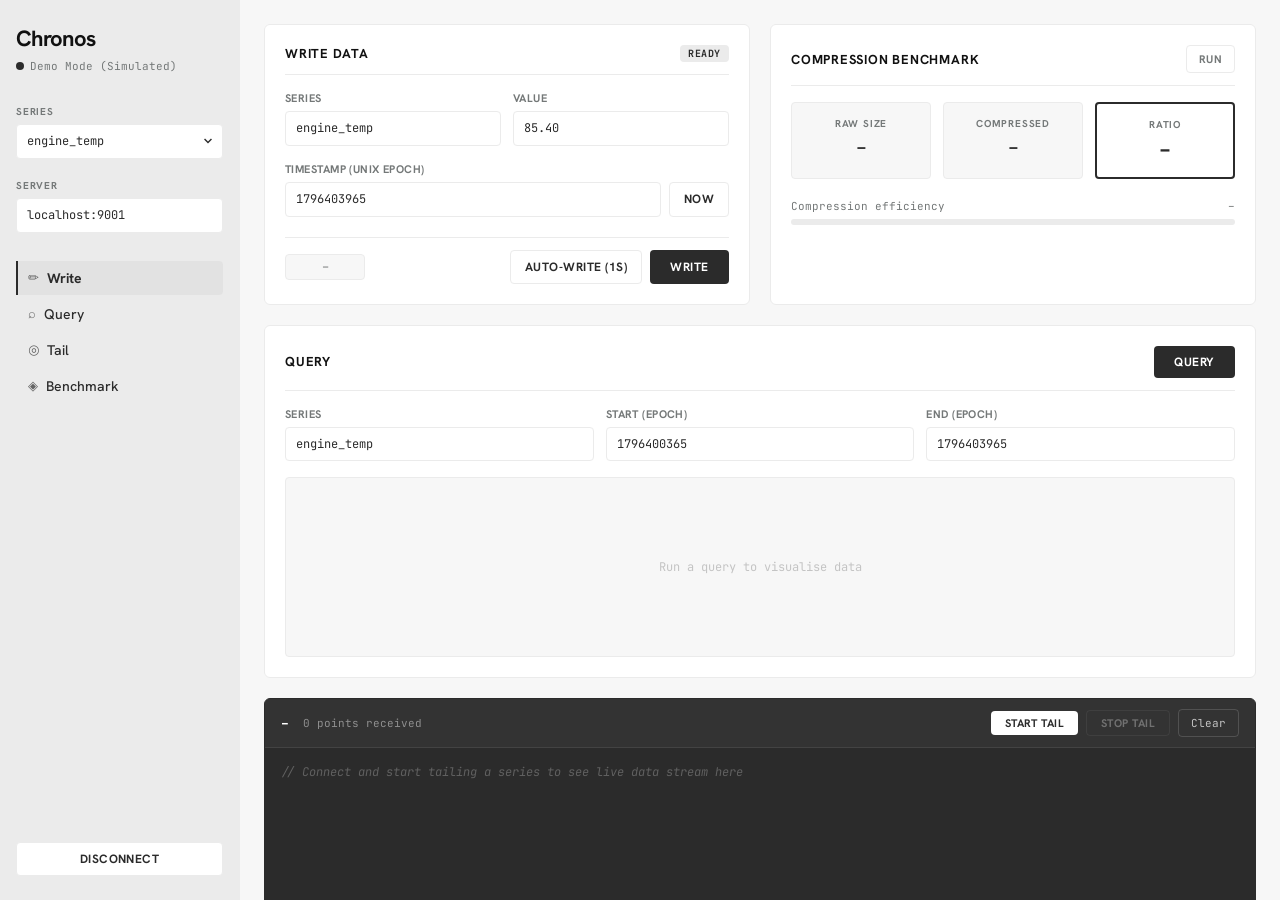
<file: index.html>
<!DOCTYPE html>
<html lang="en">
<head>
  <meta charset="utf-8"/>
  <meta name="viewport" content="width=device-width, initial-scale=1.0"/>
  <meta name="description" content="Chronos Operator Dashboard — Zero-dependency time-series database interface for writing, querying, and tailing real-time data."/>
  <title>Chronos — Operator Dashboard</title>
  <link href="https://fonts.googleapis.com/css2?family=Hanken+Grotesk:wght@400;500;600;700&family=JetBrains+Mono:wght@400;500;700&display=swap" rel="stylesheet"/>
  <link rel="stylesheet" href="style.css"/>
</head>
<body>

<!-- ═══════════════════════════════════════════
     SIDEBAR
════════════════════════════════════════════ -->
<aside class="sidebar" id="sidebar">
  <div class="sidebar-header">
    <h1 class="logo">Chronos</h1>
    <div class="connection-status" id="connectionStatus">
      <span class="status-dot" id="statusDot"></span>
      <span class="status-label" id="statusLabel">Disconnected</span>
    </div>
  </div>

  <div class="sidebar-section">
    <label class="sidebar-label">SERIES</label>
    <div class="select-wrapper">
      <select id="globalSeriesSelect" class="input-base mono">
        <option value="engine_temp">engine_temp</option>
        <option value="cpu_usage">cpu_usage</option>
        <option value="mem_alloc">mem_alloc</option>
      </select>
      <svg class="select-arrow" viewBox="0 0 20 20"><path d="M9.293 12.95l.707.707L15.657 8l-1.414-1.414L10 10.828 5.757 6.586 4.343 8z"/></svg>
    </div>
  </div>

  <div class="sidebar-section">
    <label class="sidebar-label">SERVER</label>
    <input id="serverHost" class="input-base mono" type="text" value="localhost:9001" placeholder="host:port"/>
  </div>

  <nav class="sidebar-nav">
    <a href="#write" class="nav-link active" data-section="write">
      <span class="nav-icon">&#x270F;</span> Write
    </a>
    <a href="#query" class="nav-link" data-section="query">
      <span class="nav-icon">&#x2315;</span> Query
    </a>
    <a href="#tail" class="nav-link" data-section="tail">
      <span class="nav-icon">&#x25CE;</span> Tail
    </a>
    <a href="#benchmark" class="nav-link" data-section="benchmark">
      <span class="nav-icon">&#x25C8;</span> Benchmark
    </a>
  </nav>

  <div class="sidebar-footer">
    <button class="btn-secondary w-full" id="connectBtn">Connect</button>
  </div>
</aside>

<!-- Mobile top bar -->
<header class="mobile-header">
  <h1 class="logo-sm">Chronos</h1>
  <button class="hamburger" id="hamburger" aria-label="Open menu">
    <span></span><span></span><span></span>
  </button>
</header>

<!-- ═══════════════════════════════════════════
     MAIN CONTENT
════════════════════════════════════════════ -->
<main class="main-content">

  <!-- ─── WRITE PANEL ─── -->
  <section class="card" id="write">
    <div class="card-header">
      <h2 class="section-title">Write Data</h2>
      <span class="badge" id="writeStatusBadge">READY</span>
    </div>

    <div class="form-grid">
      <div class="form-group">
        <label class="form-label">Series</label>
        <input id="writeSeries" class="input-base mono" type="text" value="engine_temp" placeholder="series_name"/>
      </div>
      <div class="form-group">
        <label class="form-label">Value</label>
        <input id="writeValue" class="input-base mono" type="number" step="any" value="85.4" placeholder="85.40"/>
      </div>
    </div>

    <div class="form-group">
      <label class="form-label">Timestamp (Unix Epoch)</label>
      <div class="input-row">
        <input id="writeTimestamp" class="input-base mono flex-1" type="text" placeholder="1735000000"/>
        <button class="btn-secondary" id="nowBtn">Now</button>
      </div>
    </div>

    <div class="card-footer">
      <div class="response-tag" id="writeResponse">&#x2013;</div>
      <div style="display:flex;gap:8px;">
        <button class="btn-secondary" id="autoStreamBtn">Auto-Write (1s)</button>
        <button class="btn-primary" id="writeBtn">Write</button>
      </div>
    </div>
  </section>

  <!-- ─── BENCHMARK PANEL ─── -->
  <section class="card" id="benchmark">
    <div class="card-header">
      <h2 class="section-title">Compression Benchmark</h2>
      <button class="btn-ghost" id="runBenchmarkBtn">Run</button>
    </div>
    <div class="benchmark-grid">
      <div class="stat-card">
        <span class="stat-label">Raw Size</span>
        <span class="stat-value mono" id="rawSize">&#x2013;</span>
      </div>
      <div class="stat-card">
        <span class="stat-label">Compressed</span>
        <span class="stat-value mono" id="compSize">&#x2013;</span>
      </div>
      <div class="stat-card highlight">
        <span class="stat-label">Ratio</span>
        <span class="stat-value mono bold" id="compRatio">&#x2013;</span>
      </div>
    </div>
    <div class="benchmark-bar-container">
      <div class="benchmark-bar-label">
        <span class="mono text-sm">Compression efficiency</span>
        <span class="mono text-sm" id="efficiencyLabel">&#x2013;</span>
      </div>
      <div class="progress-track">
        <div class="progress-fill" id="efficiencyBar" style="width: 0%"></div>
      </div>
    </div>
  </section>

  <!-- ─── QUERY PANEL ─── -->
  <section class="card full-width" id="query">
    <div class="card-header">
      <div class="header-left">
        <h2 class="section-title">Query</h2>
        <span class="badge" id="queryTierBadge" style="display:none">&#x2013;</span>
      </div>
      <button class="btn-primary" id="queryBtn">Query</button>
    </div>

    <div class="query-form">
      <div class="form-group">
        <label class="form-label">Series</label>
        <input id="querySeries" class="input-base mono" type="text" value="engine_temp"/>
      </div>
      <div class="form-group">
        <label class="form-label">Start (Epoch)</label>
        <input id="queryStart" class="input-base mono" type="text" placeholder="1735000000"/>
      </div>
      <div class="form-group">
        <label class="form-label">End (Epoch)</label>
        <input id="queryEnd" class="input-base mono" type="text" placeholder="1735086400"/>
      </div>
    </div>

    <!-- Chart -->
    <div class="chart-container" id="chartContainer">
      <div class="chart-empty" id="chartEmpty">Run a query to visualise data</div>
      <canvas id="queryChart" style="display:none"></canvas>
    </div>

    <!-- Results table -->
    <div class="table-scroll" id="queryTableWrap" style="display:none">
      <table class="data-table" id="queryTable">
        <thead id="queryTableHead"></thead>
        <tbody id="queryTableBody"></tbody>
      </table>
    </div>
    <div class="empty-state" id="queryEmpty" style="display:none">No data returned.</div>
  </section>

  <!-- ─── TAIL PANEL ─── -->
  <section class="card terminal-card full-width" id="tail">
    <div class="terminal-header">
      <div class="terminal-meta">
        <span class="terminal-series mono" id="tailSeriesLabel">&#x2013;</span>
        <span class="terminal-count mono" id="tailCount">0 points received</span>
      </div>
      <div class="terminal-actions">
        <button class="btn-terminal" id="tailStartBtn">Start Tail</button>
        <button class="btn-terminal-stop" id="tailStopBtn" disabled>Stop Tail</button>
        <button class="btn-ghost-light" id="tailClearBtn">Clear</button>
      </div>
    </div>
    <div class="terminal-body" id="tailOutput">
      <div class="terminal-placeholder">// Connect and start tailing a series to see live data stream here</div>
    </div>
  </section>

  <!-- ─── ERROR / LOG AREA ─── -->
  <div class="error-log" id="errorLog" style="display:none">
    <span class="error-prefix">ERR</span>
    <span id="errorMessage"></span>
    <button class="error-close" id="errorClose">&#x2715;</button>
  </div>

</main>

<script src="app.js"></script>
</body>
</html>
</file>
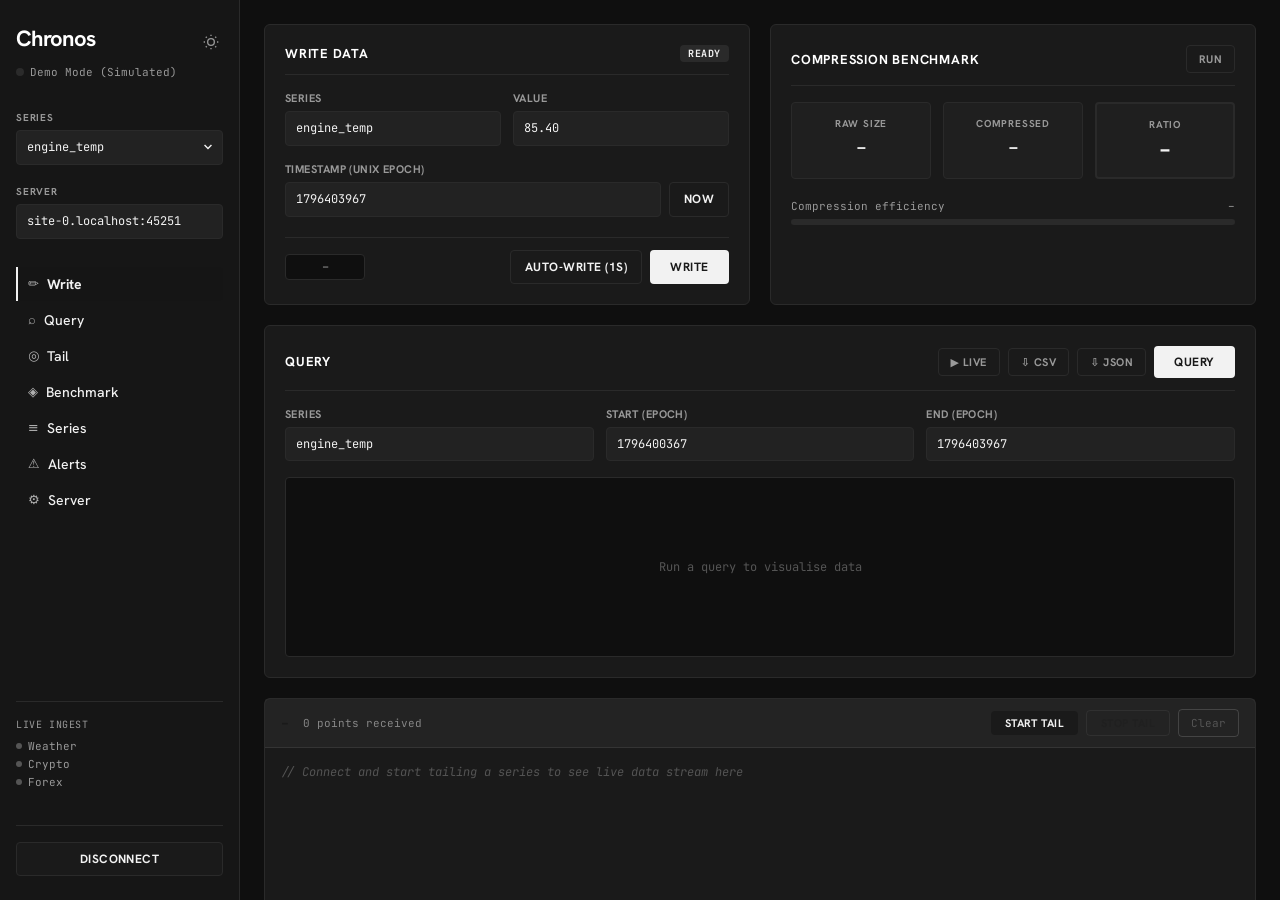
<file: ui/index.html>
<!DOCTYPE html>
<html lang="en" data-theme="dark">
<head>
  <meta charset="utf-8"/>
  <meta name="viewport" content="width=device-width, initial-scale=1.0"/>
  <meta name="description" content="Chronos Operator Dashboard — Zero-dependency time-series database with real-time ingestion, WebSocket streaming, and REST API."/>
  <title>Chronos — Operator Dashboard</title>
  <link href="https://fonts.googleapis.com/css2?family=Hanken+Grotesk:wght@400;500;600;700&family=JetBrains+Mono:wght@400;500;700&display=swap" rel="stylesheet"/>
  <link rel="stylesheet" href="style.css"/>
</head>
<body>

<!-- ═══════════════════════════════════════════
     SIDEBAR
════════════════════════════════════════════ -->
<aside class="sidebar" id="sidebar">
  <div class="sidebar-header">
    <div class="logo-row">
      <h1 class="logo">Chronos</h1>
      <button class="theme-toggle" id="themeToggle" aria-label="Toggle dark/light mode" title="Toggle theme">
        <svg id="themeIcon" viewBox="0 0 24 24" fill="none" stroke="currentColor" stroke-width="2">
          <circle cx="12" cy="12" r="5"/>
          <line x1="12" y1="1" x2="12" y2="3"/>
          <line x1="12" y1="21" x2="12" y2="23"/>
          <line x1="4.22" y1="4.22" x2="5.64" y2="5.64"/>
          <line x1="18.36" y1="18.36" x2="19.78" y2="19.78"/>
          <line x1="1" y1="12" x2="3" y2="12"/>
          <line x1="21" y1="12" x2="23" y2="12"/>
          <line x1="4.22" y1="19.78" x2="5.64" y2="18.36"/>
          <line x1="18.36" y1="5.64" x2="19.78" y2="4.22"/>
        </svg>
      </button>
    </div>
    <div class="connection-status" id="connectionStatus">
      <span class="status-dot" id="statusDot"></span>
      <span class="status-label" id="statusLabel">Disconnected</span>
    </div>
  </div>

  <div class="sidebar-section">
    <label class="sidebar-label">SERIES</label>
    <div class="select-wrapper">
      <select id="globalSeriesSelect" class="input-base mono">
        <option value="engine_temp">engine_temp</option>
        <option value="cpu_usage">cpu_usage</option>
        <option value="mem_alloc">mem_alloc</option>
      </select>
      <svg class="select-arrow" viewBox="0 0 20 20"><path d="M9.293 12.95l.707.707L15.657 8l-1.414-1.414L10 10.828 5.757 6.586 4.343 8z"/></svg>
    </div>
  </div>

  <div class="sidebar-section">
    <label class="sidebar-label">SERVER</label>
    <input id="serverHost" class="input-base mono" type="text" value="localhost:9001" placeholder="host:port"/>
  </div>

  <nav class="sidebar-nav">
    <a href="#write" class="nav-link active" data-section="write">
      <span class="nav-icon">&#x270F;</span> Write
    </a>
    <a href="#query" class="nav-link" data-section="query">
      <span class="nav-icon">&#x2315;</span> Query
    </a>
    <a href="#tail" class="nav-link" data-section="tail">
      <span class="nav-icon">&#x25CE;</span> Tail
    </a>
    <a href="#benchmark" class="nav-link" data-section="benchmark">
      <span class="nav-icon">&#x25C8;</span> Benchmark
    </a>
    <a href="#series-browser" class="nav-link" data-section="series-browser">
      <span class="nav-icon">&#x2261;</span> Series
    </a>
    <a href="#alerts" class="nav-link" data-section="alerts">
      <span class="nav-icon">&#x26A0;</span> Alerts
    </a>
    <a href="#server-info" class="nav-link" data-section="server-info">
      <span class="nav-icon">&#x2699;</span> Server
    </a>
  </nav>

  <div class="ingest-status" id="ingestStatus">
    <div class="ingest-title">LIVE INGEST</div>
    <div class="ingest-feeds" id="ingestFeeds">
      <div class="ingest-feed" id="feed-weather"><span class="feed-dot"></span>Weather</div>
      <div class="ingest-feed" id="feed-crypto"><span class="feed-dot"></span>Crypto</div>
      <div class="ingest-feed" id="feed-forex"><span class="feed-dot"></span>Forex</div>
    </div>
  </div>

  <div class="sidebar-footer">
    <button class="btn-secondary w-full" id="connectBtn">Connect</button>
  </div>
</aside>

<!-- Mobile top bar -->
<header class="mobile-header">
  <h1 class="logo-sm">Chronos</h1>
  <button class="hamburger" id="hamburger" aria-label="Open menu">
    <span></span><span></span><span></span>
  </button>
</header>

<!-- ═══════════════════════════════════════════
     MAIN CONTENT
════════════════════════════════════════════ -->
<main class="main-content">

  <!-- ─── ACTIVE ALERT BANNER ─── -->
  <div class="alert-banner" id="alertBanner" style="display:none">
    <div class="alert-banner-left">
      <span class="alert-pulse-icon">&#x26A0;</span>
      <div>
        <strong id="alertBannerTitle">Threshold Breach Detected</strong>
        <div class="alert-banner-desc mono text-sm" id="alertBannerDesc">btc_usd breached threshold: 80500 > 80000</div>
      </div>
    </div>
    <div class="alert-banner-right">
      <button class="btn-ghost-light" id="alertSoundToggle" title="Toggle Sound Chime">&#x1F50A; Sound On</button>
      <button class="btn-ghost-light" id="alertBannerDismiss">Dismiss</button>
    </div>
  </div>

  <!-- ─── WRITE PANEL ─── -->
  <section class="card" id="write">
    <div class="card-header">
      <h2 class="section-title">Write Data</h2>
      <span class="badge" id="writeStatusBadge">READY</span>
    </div>

    <div class="form-grid">
      <div class="form-group">
        <label class="form-label">Series</label>
        <input id="writeSeries" class="input-base mono" type="text" value="engine_temp" placeholder="series_name"/>
      </div>
      <div class="form-group">
        <label class="form-label">Value</label>
        <input id="writeValue" class="input-base mono" type="number" step="any" value="85.4" placeholder="85.40"/>
      </div>
    </div>

    <div class="form-group">
      <label class="form-label">Timestamp (Unix Epoch)</label>
      <div class="input-row">
        <input id="writeTimestamp" class="input-base mono flex-1" type="text" placeholder="1735000000"/>
        <button class="btn-secondary" id="nowBtn">Now</button>
      </div>
    </div>

    <div class="card-footer">
      <div class="response-tag" id="writeResponse">&#x2013;</div>
      <div style="display:flex;gap:8px;">
        <button class="btn-secondary" id="autoStreamBtn">Auto-Write (1s)</button>
        <button class="btn-primary" id="writeBtn">Write</button>
      </div>
    </div>
  </section>

  <!-- ─── BENCHMARK PANEL ─── -->
  <section class="card" id="benchmark">
    <div class="card-header">
      <h2 class="section-title">Compression Benchmark</h2>
      <button class="btn-ghost" id="runBenchmarkBtn">Run</button>
    </div>
    <div class="benchmark-grid">
      <div class="stat-card">
        <span class="stat-label">Raw Size</span>
        <span class="stat-value mono" id="rawSize">&#x2013;</span>
      </div>
      <div class="stat-card">
        <span class="stat-label">Compressed</span>
        <span class="stat-value mono" id="compSize">&#x2013;</span>
      </div>
      <div class="stat-card highlight">
        <span class="stat-label">Ratio</span>
        <span class="stat-value mono bold" id="compRatio">&#x2013;</span>
      </div>
    </div>
    <div class="benchmark-bar-container">
      <div class="benchmark-bar-label">
        <span class="mono text-sm">Compression efficiency</span>
        <span class="mono text-sm" id="efficiencyLabel">&#x2013;</span>
      </div>
      <div class="progress-track">
        <div class="progress-fill" id="efficiencyBar" style="width: 0%"></div>
      </div>
    </div>
  </section>

  <!-- ─── QUERY PANEL ─── -->
  <section class="card full-width" id="query">
    <div class="card-header">
      <div class="header-left">
        <h2 class="section-title">Query</h2>
        <span class="badge" id="queryTierBadge" style="display:none">&#x2013;</span>
      </div>
      <div style="display:flex;gap:8px;align-items:center;">
        <button class="btn-ghost" id="liveRefreshBtn" title="Live chart refresh every 5s">&#x25B6; Live</button>
        <button class="btn-ghost" id="exportCsvBtn" title="Export as CSV">&#x21E9; CSV</button>
        <button class="btn-ghost" id="exportJsonBtn" title="Export as JSON">&#x21E9; JSON</button>
        <button class="btn-primary" id="queryBtn">Query</button>
      </div>
    </div>

    <div class="query-form">
      <div class="form-group">
        <label class="form-label">Series</label>
        <input id="querySeries" class="input-base mono" type="text" value="engine_temp"/>
      </div>
      <div class="form-group">
        <label class="form-label">Start (Epoch)</label>
        <input id="queryStart" class="input-base mono" type="text" placeholder="1735000000"/>
      </div>
      <div class="form-group">
        <label class="form-label">End (Epoch)</label>
        <input id="queryEnd" class="input-base mono" type="text" placeholder="1735086400"/>
      </div>
    </div>

    <!-- Live refresh indicator -->
    <div class="live-badge" id="liveRefreshBadge" style="display:none">
      <span class="pulse-dot"></span> Live — refreshing every 5s
    </div>

    <!-- Chart -->
    <div class="chart-container" id="chartContainer">
      <div class="chart-empty" id="chartEmpty">Run a query to visualise data</div>
      <canvas id="queryChart" style="display:none"></canvas>
    </div>

    <!-- Results table -->
    <div class="table-scroll" id="queryTableWrap" style="display:none">
      <table class="data-table" id="queryTable">
        <thead id="queryTableHead"></thead>
        <tbody id="queryTableBody"></tbody>
      </table>
    </div>
    <div class="empty-state" id="queryEmpty" style="display:none">No data returned.</div>
  </section>

  <!-- ─── TAIL PANEL ─── -->
  <section class="card terminal-card full-width" id="tail">
    <div class="terminal-header">
      <div class="terminal-meta">
        <span class="terminal-series mono" id="tailSeriesLabel">&#x2013;</span>
        <span class="terminal-count mono" id="tailCount">0 points received</span>
      </div>
      <div class="terminal-actions">
        <button class="btn-terminal" id="tailStartBtn">Start Tail</button>
        <button class="btn-terminal-stop" id="tailStopBtn" disabled>Stop Tail</button>
        <button class="btn-ghost-light" id="tailClearBtn">Clear</button>
      </div>
    </div>
    <div class="terminal-body" id="tailOutput">
      <div class="terminal-placeholder">// Connect and start tailing a series to see live data stream here</div>
    </div>
  </section>

  <!-- ─── SERIES BROWSER PANEL ─── -->
  <section class="card full-width" id="series-browser">
    <div class="card-header">
      <h2 class="section-title">Series Browser</h2>
      <button class="btn-ghost" id="refreshSeriesBtn">&#x21BB; Refresh</button>
    </div>
    <div id="seriesBrowserLoading" class="empty-state">Connect to server to load series...</div>
    <div id="seriesBrowserGrid" class="series-grid" style="display:none"></div>
  </section>

  <!-- ─── ALERTS PANEL ─── -->
  <section class="card full-width" id="alerts">
    <div class="card-header">
      <div class="header-left">
        <h2 class="section-title">Threshold Alerts</h2>
        <span class="badge" id="alertsActiveBadge">0 RULES</span>
      </div>
      <div style="display:flex;gap:8px;align-items:center;">
        <button class="btn-ghost" id="alertNotifyPermBtn" title="Enable browser push notifications">&#x1F514; Enable Notifications</button>
        <button class="btn-ghost" id="alertTestBtn" title="Send a test alert">&#x25B6; Test Alert</button>
        <button class="btn-ghost" id="refreshAlertsBtn">&#x21BB; Refresh</button>
      </div>
    </div>

    <!-- Alert Rule Creator -->
    <div class="alert-creator">
      <h3 class="subsection-title">Create Alert Rule</h3>
      <div class="alert-form-grid">
        <div class="form-group">
          <label class="form-label">Series</label>
          <input id="alertRuleSeries" class="input-base mono" type="text" placeholder="e.g. btc_usd, cpu_usage"/>
        </div>
        <div class="form-group">
          <label class="form-label">Condition</label>
          <div class="select-wrapper">
            <select id="alertRuleOp" class="input-base mono">
              <option value=">">&gt; Greater than</option>
              <option value="<">&lt; Less than</option>
              <option value=">=">&gt;= Greater or equal</option>
              <option value="<=">&lt;= Less or equal</option>
              <option value="==">== Equal to</option>
            </select>
          </div>
        </div>
        <div class="form-group">
          <label class="form-label">Threshold Value</label>
          <input id="alertRuleThreshold" class="input-base mono" type="number" step="any" placeholder="80000"/>
        </div>
        <div class="form-group alert-btn-group">
          <label class="form-label">&nbsp;</label>
          <button class="btn-primary w-full" id="addAlertRuleBtn">+ Add Rule</button>
        </div>
      </div>
    </div>

    <!-- Active Rules & Triggers Subgrid -->
    <div class="alert-subgrid">
      <div class="alert-subcol">
        <h3 class="subsection-title">Active Alert Rules</h3>
        <div class="table-scroll" id="alertRulesTableWrap">
          <table class="data-table">
            <thead>
              <tr>
                <th>ID</th>
                <th>Series</th>
                <th>Condition</th>
                <th class="num">Threshold</th>
                <th class="num">Action</th>
              </tr>
            </thead>
            <tbody id="alertRulesTableBody">
              <tr><td colspan="5" class="empty-cell">Loading rules...</td></tr>
            </tbody>
          </table>
        </div>
      </div>

      <div class="alert-subcol">
        <h3 class="subsection-title">Recent Trigger Events</h3>
        <div class="table-scroll" id="alertTriggersTableWrap">
          <table class="data-table">
            <thead>
              <tr>
                <th>Time</th>
                <th>Series</th>
                <th class="num">Breached Value</th>
                <th>Condition</th>
              </tr>
            </thead>
            <tbody id="alertTriggersTableBody">
              <tr><td colspan="4" class="empty-cell">No alert events recorded yet.</td></tr>
            </tbody>
          </table>
        </div>
      </div>
    </div>
  </section>

  <!-- ─── SERVER INFO PANEL ─── -->
  <section class="card full-width" id="server-info">
    <div class="card-header">
      <h2 class="section-title">Server Info</h2>
      <button class="btn-ghost" id="refreshStatsBtn">&#x21BB; Refresh</button>
    </div>
    <div class="server-stats-grid">
      <div class="stat-card">
        <span class="stat-label">Series Count</span>
        <span class="stat-value mono" id="statSeriesCount">&#x2013;</span>
      </div>
      <div class="stat-card">
        <span class="stat-label">Total Disk</span>
        <span class="stat-value mono" id="statDiskBytes">&#x2013;</span>
      </div>
      <div class="stat-card">
        <span class="stat-label">Uptime</span>
        <span class="stat-value mono" id="statUptime">&#x2013;</span>
      </div>
      <div class="stat-card">
        <span class="stat-label">TCP Port</span>
        <span class="stat-value mono" id="statTcpPort">&#x2013;</span>
      </div>
      <div class="stat-card">
        <span class="stat-label">WS Port</span>
        <span class="stat-value mono" id="statWsPort">&#x2013;</span>
      </div>
    </div>
  </section>

  <!-- ─── ERROR / LOG AREA ─── -->
  <div class="error-log" id="errorLog" style="display:none">
    <span class="error-prefix">ERR</span>
    <span id="errorMessage"></span>
    <button class="error-close" id="errorClose">&#x2715;</button>
  </div>

</main>

<script src="app.js"></script>
</body>
</html>
</file>
<file: style.css>
/* ═══════════════════════════════════════════
   CHRONOS OPERATOR DASHBOARD — style.css
   Monochrome, operator-grade, precise.
════════════════════════════════════════════ */

/* ── Reset & Base ── */
*, *::before, *::after { box-sizing: border-box; margin: 0; padding: 0; }

:root {
  --c-white:     #FFFFFF;
  --c-off-white: #F7F7F7;
  --c-light:     #EBEBEB;
  --c-mid:       #C4C4C4;
  --c-dark-mid:  #747878;
  --c-dark:      #2B2B2B;
  --c-black:     #111111;

  --font-body: 'Hanken Grotesk', system-ui, sans-serif;
  --font-mono: 'JetBrains Mono', 'Fira Mono', monospace;

  --sidebar-width: 240px;
  --border: 1px solid var(--c-light);
  --radius: 4px;
  --radius-lg: 6px;

  --transition: 150ms ease;
}

html { font-size: 14px; }

body {
  font-family: var(--font-body);
  background: var(--c-off-white);
  color: var(--c-dark);
  display: flex;
  height: 100vh;
  overflow: hidden;
}

/* ── Typography helpers ── */
.mono { font-family: var(--font-mono); }
.text-sm { font-size: 11px; line-height: 14px; }
.bold { font-weight: 700; }
.flex-1 { flex: 1; }
.w-full { width: 100%; }

/* ═══════════════════════════════════════
   SIDEBAR
═══════════════════════════════════════ */
.sidebar {
  width: var(--sidebar-width);
  flex-shrink: 0;
  height: 100vh;
  background: var(--c-light);
  border-right: var(--border);
  display: flex;
  flex-direction: column;
  padding: 24px 16px;
  overflow-y: auto;
  scrollbar-width: none;
  transition: transform var(--transition);
  z-index: 100;
}
.sidebar::-webkit-scrollbar { display: none; }

.sidebar-header {
  margin-bottom: 32px;
}

.logo {
  font-size: 22px;
  font-weight: 700;
  letter-spacing: -0.03em;
  color: var(--c-black);
  margin-bottom: 6px;
}

.connection-status {
  display: flex;
  align-items: center;
  gap: 6px;
}

.status-dot {
  width: 8px;
  height: 8px;
  border-radius: 50%;
  background: var(--c-mid);
  transition: background var(--transition);
}
.status-dot.connected { background: #2B2B2B; }
.status-dot.error     { background: #ba1a1a; }

.status-label {
  font-family: var(--font-mono);
  font-size: 11px;
  color: var(--c-dark-mid);
}

/* Sidebar form sections */
.sidebar-section {
  margin-bottom: 20px;
}

.sidebar-label {
  display: block;
  font-size: 10px;
  font-weight: 700;
  letter-spacing: 0.08em;
  color: var(--c-dark-mid);
  margin-bottom: 6px;
}

.select-wrapper {
  position: relative;
}
.select-wrapper select {
  appearance: none;
  cursor: pointer;
}
.select-arrow {
  position: absolute;
  right: 8px;
  top: 50%;
  transform: translateY(-50%);
  width: 14px;
  height: 14px;
  fill: var(--c-dark);
  pointer-events: none;
}

/* Sidebar nav */
.sidebar-nav {
  flex: 1;
  display: flex;
  flex-direction: column;
  gap: 2px;
  margin-top: 8px;
}

.nav-link {
  display: flex;
  align-items: center;
  gap: 8px;
  font-size: 14px;
  font-weight: 500;
  color: var(--c-dark);
  text-decoration: none;
  padding: 8px 10px;
  border-left: 2px solid transparent;
  border-radius: 0 var(--radius) var(--radius) 0;
  transition: background var(--transition), border-color var(--transition);
}
.nav-link:hover { background: rgba(0,0,0,0.05); }
.nav-link.active {
  border-left-color: var(--c-dark);
  font-weight: 700;
  background: rgba(0,0,0,0.04);
}

.nav-icon { font-size: 13px; opacity: 0.7; }

.sidebar-footer {
  margin-top: 24px;
  padding-top: 16px;
  border-top: var(--border);
}

/* ═══════════════════════════════════════
   MOBILE HEADER
═══════════════════════════════════════ */
.mobile-header {
  display: none;
  position: fixed;
  top: 0; left: 0; right: 0;
  height: 56px;
  background: var(--c-light);
  border-bottom: var(--border);
  align-items: center;
  justify-content: space-between;
  padding: 0 16px;
  z-index: 200;
}

.logo-sm {
  font-size: 18px;
  font-weight: 700;
  letter-spacing: -0.02em;
  color: var(--c-black);
}

.hamburger {
  display: flex;
  flex-direction: column;
  gap: 4px;
  background: none;
  border: none;
  cursor: pointer;
  padding: 4px;
}
.hamburger span {
  display: block;
  width: 20px;
  height: 2px;
  background: var(--c-dark);
  border-radius: 1px;
  transition: var(--transition);
}

@media (max-width: 768px) {
  .mobile-header { display: flex; }
  .sidebar {
    position: fixed;
    transform: translateX(-100%);
    top: 0; left: 0;
    height: 100vh;
    box-shadow: 4px 0 16px rgba(0,0,0,0.12);
  }
  .sidebar.open { transform: translateX(0); }
  .main-content { margin-left: 0; padding-top: 72px; }
}

/* ═══════════════════════════════════════
   MAIN CONTENT
═══════════════════════════════════════ */
.main-content {
  flex: 1;
  overflow-y: auto;
  padding: 24px;
  display: flex;
  flex-direction: column;
  gap: 20px;
  background: var(--c-off-white);
}
.main-content::-webkit-scrollbar { width: 6px; }
.main-content::-webkit-scrollbar-track { background: transparent; }
.main-content::-webkit-scrollbar-thumb { background: var(--c-mid); border-radius: 3px; }

/* ── Top row: Write + Benchmark ── */
.top-row {
  display: grid;
  grid-template-columns: 1fr 1fr;
  gap: 20px;
}

/* ═══════════════════════════════════════
   CARD
═══════════════════════════════════════ */
.card {
  background: var(--c-white);
  border: var(--border);
  border-radius: var(--radius-lg);
  padding: 20px;
  display: flex;
  flex-direction: column;
  gap: 16px;
}

.full-width { grid-column: 1 / -1; }

.card-header {
  display: flex;
  align-items: center;
  justify-content: space-between;
  padding-bottom: 12px;
  border-bottom: var(--border);
}

.header-left {
  display: flex;
  align-items: center;
  gap: 10px;
}

.section-title {
  font-size: 13px;
  font-weight: 700;
  letter-spacing: 0.06em;
  text-transform: uppercase;
  color: var(--c-black);
}

.card-footer {
  display: flex;
  align-items: center;
  justify-content: space-between;
  padding-top: 12px;
  border-top: var(--border);
  margin-top: 4px;
}

/* ═══════════════════════════════════════
   FORM ELEMENTS
═══════════════════════════════════════ */
.form-grid {
  display: grid;
  grid-template-columns: 1fr 1fr;
  gap: 12px;
}

.query-form {
  display: grid;
  grid-template-columns: repeat(3, 1fr);
  gap: 12px;
}

.form-group {
  display: flex;
  flex-direction: column;
  gap: 6px;
}

.form-label {
  font-size: 11px;
  font-weight: 700;
  letter-spacing: 0.04em;
  color: var(--c-dark-mid);
  text-transform: uppercase;
}

.input-base {
  width: 100%;
  padding: 8px 10px;
  font-size: 13px;
  line-height: 1.4;
  color: var(--c-dark);
  background: var(--c-white);
  border: var(--border);
  border-radius: var(--radius);
  outline: none;
  transition: border-color var(--transition);
  font-family: var(--font-body);
}
.input-base.mono { font-family: var(--font-mono); font-size: 12px; }
.input-base:focus { border-color: var(--c-dark); }
.input-base::placeholder { color: var(--c-mid); }
.input-base[readonly] { background: var(--c-off-white); color: var(--c-dark-mid); cursor: not-allowed; }

.input-row {
  display: flex;
  gap: 8px;
}

/* ═══════════════════════════════════════
   BUTTONS
═══════════════════════════════════════ */
.btn-primary {
  background: var(--c-dark);
  color: var(--c-white);
  border: none;
  border-radius: var(--radius);
  padding: 8px 20px;
  font-family: var(--font-body);
  font-size: 12px;
  font-weight: 700;
  letter-spacing: 0.05em;
  text-transform: uppercase;
  cursor: pointer;
  transition: opacity var(--transition);
  white-space: nowrap;
}
.btn-primary:hover { opacity: 0.85; }
.btn-primary:active { opacity: 0.7; }
.btn-primary:disabled { opacity: 0.4; cursor: not-allowed; }

.btn-secondary {
  background: var(--c-white);
  color: var(--c-dark);
  border: var(--border);
  border-radius: var(--radius);
  padding: 8px 14px;
  font-family: var(--font-body);
  font-size: 12px;
  font-weight: 700;
  letter-spacing: 0.04em;
  text-transform: uppercase;
  cursor: pointer;
  transition: background var(--transition);
  white-space: nowrap;
}
.btn-secondary:hover { background: var(--c-off-white); }

.btn-ghost {
  background: none;
  color: var(--c-dark-mid);
  border: var(--border);
  border-radius: var(--radius);
  padding: 6px 12px;
  font-family: var(--font-body);
  font-size: 11px;
  font-weight: 700;
  letter-spacing: 0.04em;
  text-transform: uppercase;
  cursor: pointer;
  transition: background var(--transition), color var(--transition);
}
.btn-ghost:hover { background: var(--c-off-white); color: var(--c-dark); }

.btn-ghost-light {
  background: none;
  color: var(--c-mid);
  border: 1px solid rgba(255,255,255,0.15);
  border-radius: var(--radius);
  padding: 6px 12px;
  font-family: var(--font-mono);
  font-size: 11px;
  cursor: pointer;
  transition: color var(--transition);
}
.btn-ghost-light:hover { color: var(--c-white); }

/* ═══════════════════════════════════════
   BADGE
═══════════════════════════════════════ */
.badge {
  display: inline-block;
  padding: 2px 8px;
  font-family: var(--font-mono);
  font-size: 10px;
  font-weight: 700;
  letter-spacing: 0.06em;
  text-transform: uppercase;
  background: var(--c-light);
  color: var(--c-dark);
  border-radius: var(--radius);
}
.badge.ok     { background: var(--c-dark); color: var(--c-white); }
.badge.error  { background: #ffdad6; color: #93000a; }
.badge.raw    { background: var(--c-dark); color: var(--c-white); }
.badge.hourly { background: var(--c-mid); color: var(--c-dark); }
.badge.daily  { background: var(--c-dark-mid); color: var(--c-white); }

/* ═══════════════════════════════════════
   RESPONSE TAG
═══════════════════════════════════════ */
.response-tag {
  font-family: var(--font-mono);
  font-size: 12px;
  padding: 4px 10px;
  background: var(--c-off-white);
  border: var(--border);
  border-radius: var(--radius);
  color: var(--c-dark-mid);
  min-width: 80px;
  text-align: center;
  transition: background var(--transition), color var(--transition);
}
.response-tag.ok    { background: #edfaed; color: #1a5c1a; border-color: #b3e0b3; }
.response-tag.error { background: #fef2f2; color: #93000a; border-color: #ffdad6; }

/* ═══════════════════════════════════════
   BENCHMARK
═══════════════════════════════════════ */
.benchmark-grid {
  display: grid;
  grid-template-columns: repeat(3, 1fr);
  gap: 12px;
}

.stat-card {
  border: var(--border);
  border-radius: var(--radius);
  padding: 14px 12px;
  display: flex;
  flex-direction: column;
  align-items: center;
  gap: 6px;
  text-align: center;
  background: var(--c-off-white);
  transition: transform var(--transition);
}
.stat-card.highlight {
  border: 2px solid var(--c-dark);
  background: var(--c-white);
}

.stat-label {
  font-size: 10px;
  font-weight: 700;
  letter-spacing: 0.08em;
  text-transform: uppercase;
  color: var(--c-dark-mid);
}

.stat-value {
  font-size: 18px;
  font-weight: 500;
  color: var(--c-dark);
}
.stat-value.bold { font-weight: 700; font-size: 20px; }

.benchmark-bar-container {
  margin-top: 4px;
}

.benchmark-bar-label {
  display: flex;
  justify-content: space-between;
  margin-bottom: 6px;
  color: var(--c-dark-mid);
}

.progress-track {
  height: 6px;
  background: var(--c-light);
  border-radius: 3px;
  overflow: hidden;
}

.progress-fill {
  height: 100%;
  background: var(--c-dark);
  border-radius: 3px;
  transition: width 800ms cubic-bezier(0.4, 0, 0.2, 1);
}

/* ═══════════════════════════════════════
   CHART
═══════════════════════════════════════ */
.chart-container {
  position: relative;
  width: 100%;
  height: 180px;
  border: var(--border);
  border-radius: var(--radius);
  overflow: hidden;
  background: var(--c-off-white);
}

.chart-empty {
  position: absolute;
  inset: 0;
  display: flex;
  align-items: center;
  justify-content: center;
  font-family: var(--font-mono);
  font-size: 12px;
  color: var(--c-mid);
}

#queryChart {
  width: 100%;
  height: 100%;
}

/* ═══════════════════════════════════════
   DATA TABLE
═══════════════════════════════════════ */
.table-scroll {
  width: 100%;
  overflow-x: auto;
  border: var(--border);
  border-radius: var(--radius);
}

.data-table {
  width: 100%;
  border-collapse: collapse;
  font-family: var(--font-mono);
  font-size: 12px;
}

.data-table thead {
  background: var(--c-white);
  border-bottom: var(--border);
  position: sticky;
  top: 0;
}

.data-table th {
  padding: 8px 14px;
  text-align: left;
  font-family: var(--font-body);
  font-size: 10px;
  font-weight: 700;
  letter-spacing: 0.06em;
  text-transform: uppercase;
  color: var(--c-dark-mid);
  border-right: var(--border);
}
.data-table th:last-child { border-right: none; text-align: right; }
.data-table th.num { text-align: right; }

.data-table td {
  padding: 8px 14px;
  border-right: var(--border);
  border-bottom: var(--border);
  color: var(--c-dark);
}
.data-table td:last-child { border-right: none; text-align: right; }
.data-table td.num { text-align: right; }

.data-table tbody tr:last-child td { border-bottom: none; }
.data-table tbody tr:nth-child(even) { background: var(--c-off-white); }
.data-table tbody tr:hover { background: rgba(43,43,43,0.04); }

.empty-state {
  text-align: center;
  padding: 32px;
  font-family: var(--font-mono);
  font-size: 12px;
  color: var(--c-mid);
}

/* ═══════════════════════════════════════
   TERMINAL / TAIL
═══════════════════════════════════════ */
.terminal-card {
  background: var(--c-dark);
  border-color: var(--c-dark);
  padding: 0;
  gap: 0;
}

.terminal-header {
  display: flex;
  align-items: center;
  justify-content: space-between;
  padding: 10px 16px;
  border-bottom: 1px solid rgba(255,255,255,0.08);
  background: rgba(255,255,255,0.04);
}

.terminal-meta {
  display: flex;
  align-items: center;
  gap: 14px;
}

.terminal-series {
  font-size: 13px;
  font-weight: 700;
  color: var(--c-white);
}

.terminal-count {
  font-size: 11px;
  color: rgba(255,255,255,0.45);
}

.terminal-actions {
  display: flex;
  align-items: center;
  gap: 8px;
}

.btn-terminal {
  background: var(--c-white);
  color: var(--c-dark);
  border: none;
  border-radius: var(--radius);
  padding: 5px 14px;
  font-family: var(--font-body);
  font-size: 11px;
  font-weight: 700;
  letter-spacing: 0.04em;
  text-transform: uppercase;
  cursor: pointer;
  transition: background var(--transition);
}
.btn-terminal:hover { background: var(--c-light); }
.btn-terminal:disabled { opacity: 0.35; cursor: not-allowed; }

.btn-terminal-stop {
  background: transparent;
  color: var(--c-white);
  border: 1px solid rgba(255,255,255,0.2);
  border-radius: var(--radius);
  padding: 5px 14px;
  font-family: var(--font-body);
  font-size: 11px;
  font-weight: 700;
  letter-spacing: 0.04em;
  text-transform: uppercase;
  cursor: pointer;
  transition: border-color var(--transition), background var(--transition);
}
.btn-terminal-stop:hover:not(:disabled) { border-color: rgba(255,255,255,0.5); background: rgba(255,255,255,0.05); }
.btn-terminal-stop:disabled { opacity: 0.3; cursor: not-allowed; }

.terminal-body {
  padding: 14px 16px;
  font-family: var(--font-mono);
  font-size: 12px;
  line-height: 1.7;
  color: rgba(255,255,255,0.75);
  height: 220px;
  overflow-y: auto;
  scroll-behavior: smooth;
}
.terminal-body::-webkit-scrollbar { width: 4px; }
.terminal-body::-webkit-scrollbar-track { background: transparent; }
.terminal-body::-webkit-scrollbar-thumb { background: rgba(255,255,255,0.15); border-radius: 2px; }

.terminal-placeholder {
  color: rgba(255,255,255,0.25);
  font-style: italic;
}

.terminal-line {
  color: rgba(255,255,255,0.85);
  animation: fadeIn 200ms ease;
}
.terminal-line .ts { color: rgba(255,255,255,0.45); }
.terminal-line .val { color: #FFFFFF; font-weight: 700; }

@keyframes fadeIn {
  from { opacity: 0; transform: translateY(2px); }
  to   { opacity: 1; transform: translateY(0); }
}

/* ═══════════════════════════════════════
   ERROR LOG
═══════════════════════════════════════ */
.error-log {
  display: flex;
  align-items: center;
  gap: 10px;
  background: var(--c-white);
  border: var(--border);
  border-left: 3px solid var(--c-dark);
  border-radius: var(--radius);
  padding: 10px 14px;
  font-family: var(--font-mono);
  font-size: 12px;
  color: var(--c-dark);
  animation: slideUp 200ms ease;
}

@keyframes slideUp {
  from { opacity: 0; transform: translateY(8px); }
  to   { opacity: 1; transform: translateY(0); }
}

.error-prefix {
  font-weight: 700;
  background: var(--c-dark);
  color: var(--c-white);
  padding: 1px 6px;
  border-radius: 2px;
  font-size: 10px;
  letter-spacing: 0.06em;
  flex-shrink: 0;
}

.error-close {
  margin-left: auto;
  background: none;
  border: none;
  cursor: pointer;
  color: var(--c-dark-mid);
  font-size: 12px;
  padding: 0 2px;
  line-height: 1;
  transition: color var(--transition);
  flex-shrink: 0;
}
.error-close:hover { color: var(--c-dark); }

/* ═══════════════════════════════════════
   GRID LAYOUT (Main sections)
═══════════════════════════════════════ */
.main-content {
  display: grid;
  grid-template-columns: 1fr 1fr;
  grid-template-rows: auto;
  align-content: start;
}

/* Override specific positioning */
#write    { grid-column: 1; }
#benchmark { grid-column: 2; }
#query    { grid-column: 1 / -1; }
#tail     { grid-column: 1 / -1; }
.error-log { grid-column: 1 / -1; }

/* ═══════════════════════════════════════
   RESPONSIVE
═══════════════════════════════════════ */
@media (max-width: 900px) {
  .main-content {
    grid-template-columns: 1fr;
    padding: 16px;
    gap: 16px;
  }
  #write, #benchmark, #query, #tail, .error-log {
    grid-column: 1;
  }
  .form-grid, .query-form { grid-template-columns: 1fr; }
  .benchmark-grid { grid-template-columns: repeat(3, 1fr); }
}

@media (max-width: 480px) {
  .benchmark-grid { grid-template-columns: 1fr; }
  .card-header { flex-direction: column; align-items: flex-start; gap: 8px; }
  .terminal-header { flex-direction: column; align-items: flex-start; gap: 8px; }
}
</file>
<file: ui/style.css>
/* ═══════════════════════════════════════════
   CHRONOS OPERATOR DASHBOARD — style.css
   Monochrome, operator-grade, precise.
════════════════════════════════════════════ */

/* ── Reset & Base ── */
*, *::before, *::after { box-sizing: border-box; margin: 0; padding: 0; }

:root {
  /* ── Semantic tokens (light mode default) ── */
  --bg-app:       #F7F7F7;
  --bg-sidebar:   #EBEBEB;
  --bg-card:      #FFFFFF;
  --bg-terminal:  #1A1A1A;
  --bg-input:     #FFFFFF;
  --bg-stat:      #F7F7F7;
  --text-primary:  #111111;
  --text-secondary:#747878;
  --text-muted:    #C4C4C4;
  --text-inv:      #FFFFFF;
  --border-color:  #EBEBEB;
  --accent:        #2B2B2B;
  --accent-inv:    #FFFFFF;
  --ingest-dot:    #22c55e;
  --live-dot:      #f59e0b;

  /* ── Raw palette (keep for terminal internals) ── */
  --c-white:     #FFFFFF;
  --c-off-white: #F7F7F7;
  --c-light:     #EBEBEB;
  --c-mid:       #C4C4C4;
  --c-dark-mid:  #747878;
  --c-dark:      #2B2B2B;
  --c-black:     #111111;

  --font-body: 'Hanken Grotesk', system-ui, sans-serif;
  --font-mono: 'JetBrains Mono', 'Fira Mono', monospace;

  --sidebar-width: 240px;
  --border: 1px solid var(--border-color);
  --radius: 4px;
  --radius-lg: 6px;
  --transition: 150ms ease;
}

/* ── Dark mode overrides ── */
[data-theme="dark"] {
  --bg-app:        #0f0f0f;
  --bg-sidebar:    #161616;
  --bg-card:       #1a1a1a;
  --bg-input:      #222222;
  --bg-stat:       #1f1f1f;
  --text-primary:  #F2F2F2;
  --text-secondary:#999999;
  --text-muted:    #555555;
  --text-inv:      #111111;
  --border-color:  #2a2a2a;
  --accent:        #F2F2F2;
  --accent-inv:    #111111;
  --c-white:       #1a1a1a;
  --c-off-white:   #0f0f0f;
  --c-light:       #2a2a2a;
  --c-mid:         #555555;
  --c-dark-mid:    #999999;
  --c-dark:        #F2F2F2;
  --c-black:       #FFFFFF;
}

html { font-size: 14px; }

body {
  font-family: var(--font-body);
  background: var(--bg-app);
  color: var(--text-primary);
  display: flex;
  height: 100vh;
  overflow: hidden;
  transition: background 200ms ease, color 200ms ease;
}

/* ── Typography helpers ── */
.mono { font-family: var(--font-mono); }
.text-sm { font-size: 11px; line-height: 14px; }
.bold { font-weight: 700; }
.flex-1 { flex: 1; }
.w-full { width: 100%; }

/* ═══════════════════════════════════════
   SIDEBAR
═══════════════════════════════════════ */
.sidebar {
  width: var(--sidebar-width);
  flex-shrink: 0;
  height: 100vh;
  background: var(--bg-sidebar);
  border-right: var(--border);
  display: flex;
  flex-direction: column;
  padding: 24px 16px;
  overflow-y: auto;
  scrollbar-width: none;
  transition: transform var(--transition), background 200ms ease;
  z-index: 100;
}
.sidebar::-webkit-scrollbar { display: none; }

.sidebar-header {
  margin-bottom: 32px;
}

.logo {
  font-size: 22px;
  font-weight: 700;
  letter-spacing: -0.03em;
  color: var(--c-black);
  margin-bottom: 6px;
}

.connection-status {
  display: flex;
  align-items: center;
  gap: 6px;
}

.status-dot {
  width: 8px;
  height: 8px;
  border-radius: 50%;
  background: var(--c-mid);
  transition: background var(--transition);
}
.status-dot.connected { background: #2B2B2B; }
.status-dot.error     { background: #ba1a1a; }

.status-label {
  font-family: var(--font-mono);
  font-size: 11px;
  color: var(--c-dark-mid);
}

/* Sidebar form sections */
.sidebar-section {
  margin-bottom: 20px;
}

.sidebar-label {
  display: block;
  font-size: 10px;
  font-weight: 700;
  letter-spacing: 0.08em;
  color: var(--c-dark-mid);
  margin-bottom: 6px;
}

.select-wrapper {
  position: relative;
}
.select-wrapper select {
  appearance: none;
  cursor: pointer;
}
.select-arrow {
  position: absolute;
  right: 8px;
  top: 50%;
  transform: translateY(-50%);
  width: 14px;
  height: 14px;
  fill: var(--c-dark);
  pointer-events: none;
}

/* Sidebar nav */
.sidebar-nav {
  flex: 1;
  display: flex;
  flex-direction: column;
  gap: 2px;
  margin-top: 8px;
}

.nav-link {
  display: flex;
  align-items: center;
  gap: 8px;
  font-size: 14px;
  font-weight: 500;
  color: var(--c-dark);
  text-decoration: none;
  padding: 8px 10px;
  border-left: 2px solid transparent;
  border-radius: 0 var(--radius) var(--radius) 0;
  transition: background var(--transition), border-color var(--transition);
}
.nav-link:hover { background: rgba(0,0,0,0.05); }
.nav-link.active {
  border-left-color: var(--c-dark);
  font-weight: 700;
  background: rgba(0,0,0,0.04);
}

.nav-icon { font-size: 13px; opacity: 0.7; }

.sidebar-footer {
  margin-top: 24px;
  padding-top: 16px;
  border-top: var(--border);
}

/* ═══════════════════════════════════════
   MOBILE HEADER
═══════════════════════════════════════ */
.mobile-header {
  display: none;
  position: fixed;
  top: 0; left: 0; right: 0;
  height: 56px;
  background: var(--c-light);
  border-bottom: var(--border);
  align-items: center;
  justify-content: space-between;
  padding: 0 16px;
  z-index: 200;
}

.logo-sm {
  font-size: 18px;
  font-weight: 700;
  letter-spacing: -0.02em;
  color: var(--c-black);
}

.hamburger {
  display: flex;
  flex-direction: column;
  gap: 4px;
  background: none;
  border: none;
  cursor: pointer;
  padding: 4px;
}
.hamburger span {
  display: block;
  width: 20px;
  height: 2px;
  background: var(--c-dark);
  border-radius: 1px;
  transition: var(--transition);
}

@media (max-width: 768px) {
  .mobile-header { display: flex; }
  .sidebar {
    position: fixed;
    transform: translateX(-100%);
    top: 0; left: 0;
    height: 100vh;
    box-shadow: 4px 0 16px rgba(0,0,0,0.12);
  }
  .sidebar.open { transform: translateX(0); }
  .main-content { margin-left: 0; padding-top: 72px; }
}

/* ═══════════════════════════════════════
   MAIN CONTENT
═══════════════════════════════════════ */
.main-content {
  flex: 1;
  overflow-y: auto;
  padding: 24px;
  display: flex;
  flex-direction: column;
  gap: 20px;
  background: var(--c-off-white);
}
.main-content::-webkit-scrollbar { width: 6px; }
.main-content::-webkit-scrollbar-track { background: transparent; }
.main-content::-webkit-scrollbar-thumb { background: var(--c-mid); border-radius: 3px; }

/* ── Top row: Write + Benchmark ── */
.top-row {
  display: grid;
  grid-template-columns: 1fr 1fr;
  gap: 20px;
}

/* ═══════════════════════════════════════
   CARD
═══════════════════════════════════════ */
.card {
  background: var(--c-white);
  border: var(--border);
  border-radius: var(--radius-lg);
  padding: 20px;
  display: flex;
  flex-direction: column;
  gap: 16px;
}

.full-width { grid-column: 1 / -1; }

.card-header {
  display: flex;
  align-items: center;
  justify-content: space-between;
  padding-bottom: 12px;
  border-bottom: var(--border);
}

.header-left {
  display: flex;
  align-items: center;
  gap: 10px;
}

.section-title {
  font-size: 13px;
  font-weight: 700;
  letter-spacing: 0.06em;
  text-transform: uppercase;
  color: var(--c-black);
}

.card-footer {
  display: flex;
  align-items: center;
  justify-content: space-between;
  padding-top: 12px;
  border-top: var(--border);
  margin-top: 4px;
}

/* ═══════════════════════════════════════
   FORM ELEMENTS
═══════════════════════════════════════ */
.form-grid {
  display: grid;
  grid-template-columns: 1fr 1fr;
  gap: 12px;
}

.query-form {
  display: grid;
  grid-template-columns: repeat(3, 1fr);
  gap: 12px;
}

.form-group {
  display: flex;
  flex-direction: column;
  gap: 6px;
}

.form-label {
  font-size: 11px;
  font-weight: 700;
  letter-spacing: 0.04em;
  color: var(--c-dark-mid);
  text-transform: uppercase;
}

.input-base {
  width: 100%;
  padding: 8px 10px;
  font-size: 13px;
  line-height: 1.4;
  color: var(--c-dark);
  background: var(--c-white);
  border: var(--border);
  border-radius: var(--radius);
  outline: none;
  transition: border-color var(--transition);
  font-family: var(--font-body);
}
.input-base.mono { font-family: var(--font-mono); font-size: 12px; }
.input-base:focus { border-color: var(--c-dark); }
.input-base::placeholder { color: var(--c-mid); }
.input-base[readonly] { background: var(--c-off-white); color: var(--c-dark-mid); cursor: not-allowed; }

.input-row {
  display: flex;
  gap: 8px;
}

/* ═══════════════════════════════════════
   BUTTONS
═══════════════════════════════════════ */
.btn-primary {
  background: var(--c-dark);
  color: var(--c-white);
  border: none;
  border-radius: var(--radius);
  padding: 8px 20px;
  font-family: var(--font-body);
  font-size: 12px;
  font-weight: 700;
  letter-spacing: 0.05em;
  text-transform: uppercase;
  cursor: pointer;
  transition: opacity var(--transition);
  white-space: nowrap;
}
.btn-primary:hover { opacity: 0.85; }
.btn-primary:active { opacity: 0.7; }
.btn-primary:disabled { opacity: 0.4; cursor: not-allowed; }

.btn-secondary {
  background: var(--c-white);
  color: var(--c-dark);
  border: var(--border);
  border-radius: var(--radius);
  padding: 8px 14px;
  font-family: var(--font-body);
  font-size: 12px;
  font-weight: 700;
  letter-spacing: 0.04em;
  text-transform: uppercase;
  cursor: pointer;
  transition: background var(--transition);
  white-space: nowrap;
}
.btn-secondary:hover { background: var(--c-off-white); }

.btn-ghost {
  background: none;
  color: var(--c-dark-mid);
  border: var(--border);
  border-radius: var(--radius);
  padding: 6px 12px;
  font-family: var(--font-body);
  font-size: 11px;
  font-weight: 700;
  letter-spacing: 0.04em;
  text-transform: uppercase;
  cursor: pointer;
  transition: background var(--transition), color var(--transition);
}
.btn-ghost:hover { background: var(--c-off-white); color: var(--c-dark); }

.btn-ghost-light {
  background: none;
  color: var(--c-mid);
  border: 1px solid rgba(255,255,255,0.15);
  border-radius: var(--radius);
  padding: 6px 12px;
  font-family: var(--font-mono);
  font-size: 11px;
  cursor: pointer;
  transition: color var(--transition);
}
.btn-ghost-light:hover { color: var(--c-white); }

/* ═══════════════════════════════════════
   BADGE
═══════════════════════════════════════ */
.badge {
  display: inline-block;
  padding: 2px 8px;
  font-family: var(--font-mono);
  font-size: 10px;
  font-weight: 700;
  letter-spacing: 0.06em;
  text-transform: uppercase;
  background: var(--c-light);
  color: var(--c-dark);
  border-radius: var(--radius);
}
.badge.ok     { background: var(--c-dark); color: var(--c-white); }
.badge.error  { background: #ffdad6; color: #93000a; }
.badge.raw    { background: var(--c-dark); color: var(--c-white); }
.badge.hourly { background: var(--c-mid); color: var(--c-dark); }
.badge.daily  { background: var(--c-dark-mid); color: var(--c-white); }

/* ═══════════════════════════════════════
   RESPONSE TAG
═══════════════════════════════════════ */
.response-tag {
  font-family: var(--font-mono);
  font-size: 12px;
  padding: 4px 10px;
  background: var(--c-off-white);
  border: var(--border);
  border-radius: var(--radius);
  color: var(--c-dark-mid);
  min-width: 80px;
  text-align: center;
  transition: background var(--transition), color var(--transition);
}
.response-tag.ok    { background: #edfaed; color: #1a5c1a; border-color: #b3e0b3; }
.response-tag.error { background: #fef2f2; color: #93000a; border-color: #ffdad6; }

/* ═══════════════════════════════════════
   BENCHMARK
═══════════════════════════════════════ */
.benchmark-grid {
  display: grid;
  grid-template-columns: repeat(3, 1fr);
  gap: 12px;
}

.stat-card {
  border: var(--border);
  border-radius: var(--radius);
  padding: 14px 12px;
  display: flex;
  flex-direction: column;
  align-items: center;
  gap: 6px;
  text-align: center;
  background: var(--c-off-white);
  transition: transform var(--transition);
}
.stat-card.highlight {
  border: 2px solid var(--c-dark);
  background: var(--c-white);
}

.stat-label {
  font-size: 10px;
  font-weight: 700;
  letter-spacing: 0.08em;
  text-transform: uppercase;
  color: var(--c-dark-mid);
}

.stat-value {
  font-size: 18px;
  font-weight: 500;
  color: var(--c-dark);
}
.stat-value.bold { font-weight: 700; font-size: 20px; }

.benchmark-bar-container {
  margin-top: 4px;
}

.benchmark-bar-label {
  display: flex;
  justify-content: space-between;
  margin-bottom: 6px;
  color: var(--c-dark-mid);
}

.progress-track {
  height: 6px;
  background: var(--c-light);
  border-radius: 3px;
  overflow: hidden;
}

.progress-fill {
  height: 100%;
  background: var(--c-dark);
  border-radius: 3px;
  transition: width 800ms cubic-bezier(0.4, 0, 0.2, 1);
}

/* ═══════════════════════════════════════
   CHART
═══════════════════════════════════════ */
.chart-container {
  position: relative;
  width: 100%;
  height: 180px;
  border: var(--border);
  border-radius: var(--radius);
  overflow: hidden;
  background: var(--c-off-white);
}

.chart-empty {
  position: absolute;
  inset: 0;
  display: flex;
  align-items: center;
  justify-content: center;
  font-family: var(--font-mono);
  font-size: 12px;
  color: var(--c-mid);
}

#queryChart {
  width: 100%;
  height: 100%;
}

/* ═══════════════════════════════════════
   DATA TABLE
═══════════════════════════════════════ */
.table-scroll {
  width: 100%;
  overflow-x: auto;
  border: var(--border);
  border-radius: var(--radius);
}

.data-table {
  width: 100%;
  border-collapse: collapse;
  font-family: var(--font-mono);
  font-size: 12px;
}

.data-table thead {
  background: var(--c-white);
  border-bottom: var(--border);
  position: sticky;
  top: 0;
}

.data-table th {
  padding: 8px 14px;
  text-align: left;
  font-family: var(--font-body);
  font-size: 10px;
  font-weight: 700;
  letter-spacing: 0.06em;
  text-transform: uppercase;
  color: var(--c-dark-mid);
  border-right: var(--border);
}
.data-table th:last-child { border-right: none; text-align: right; }
.data-table th.num { text-align: right; }

.data-table td {
  padding: 8px 14px;
  border-right: var(--border);
  border-bottom: var(--border);
  color: var(--c-dark);
}
.data-table td:last-child { border-right: none; text-align: right; }
.data-table td.num { text-align: right; }

.data-table tbody tr:last-child td { border-bottom: none; }
.data-table tbody tr:nth-child(even) { background: var(--c-off-white); }
.data-table tbody tr:hover { background: rgba(43,43,43,0.04); }

.empty-state {
  text-align: center;
  padding: 32px;
  font-family: var(--font-mono);
  font-size: 12px;
  color: var(--c-mid);
}

/* ═══════════════════════════════════════
   TERMINAL / TAIL
═══════════════════════════════════════ */
.terminal-card {
  background: var(--c-dark);
  border-color: var(--c-dark);
  padding: 0;
  gap: 0;
}

.terminal-header {
  display: flex;
  align-items: center;
  justify-content: space-between;
  padding: 10px 16px;
  border-bottom: 1px solid rgba(255,255,255,0.08);
  background: rgba(255,255,255,0.04);
}

.terminal-meta {
  display: flex;
  align-items: center;
  gap: 14px;
}

.terminal-series {
  font-size: 13px;
  font-weight: 700;
  color: var(--c-white);
}

.terminal-count {
  font-size: 11px;
  color: rgba(255,255,255,0.45);
}

.terminal-actions {
  display: flex;
  align-items: center;
  gap: 8px;
}

.btn-terminal {
  background: var(--c-white);
  color: var(--c-dark);
  border: none;
  border-radius: var(--radius);
  padding: 5px 14px;
  font-family: var(--font-body);
  font-size: 11px;
  font-weight: 700;
  letter-spacing: 0.04em;
  text-transform: uppercase;
  cursor: pointer;
  transition: background var(--transition);
}
.btn-terminal:hover { background: var(--c-light); }
.btn-terminal:disabled { opacity: 0.35; cursor: not-allowed; }

.btn-terminal-stop {
  background: transparent;
  color: var(--c-white);
  border: 1px solid rgba(255,255,255,0.2);
  border-radius: var(--radius);
  padding: 5px 14px;
  font-family: var(--font-body);
  font-size: 11px;
  font-weight: 700;
  letter-spacing: 0.04em;
  text-transform: uppercase;
  cursor: pointer;
  transition: border-color var(--transition), background var(--transition);
}
.btn-terminal-stop:hover:not(:disabled) { border-color: rgba(255,255,255,0.5); background: rgba(255,255,255,0.05); }
.btn-terminal-stop:disabled { opacity: 0.3; cursor: not-allowed; }

.terminal-body {
  padding: 14px 16px;
  font-family: var(--font-mono);
  font-size: 12px;
  line-height: 1.7;
  color: rgba(255,255,255,0.75);
  height: 220px;
  overflow-y: auto;
  scroll-behavior: smooth;
}
.terminal-body::-webkit-scrollbar { width: 4px; }
.terminal-body::-webkit-scrollbar-track { background: transparent; }
.terminal-body::-webkit-scrollbar-thumb { background: rgba(255,255,255,0.15); border-radius: 2px; }

.terminal-placeholder {
  color: rgba(255,255,255,0.25);
  font-style: italic;
}

.terminal-line {
  color: rgba(255,255,255,0.85);
  animation: fadeIn 200ms ease;
}
.terminal-line .ts { color: rgba(255,255,255,0.45); }
.terminal-line .val { color: #FFFFFF; font-weight: 700; }

@keyframes fadeIn {
  from { opacity: 0; transform: translateY(2px); }
  to   { opacity: 1; transform: translateY(0); }
}

/* ═══════════════════════════════════════
   ERROR LOG
═══════════════════════════════════════ */
.error-log {
  display: flex;
  align-items: center;
  gap: 10px;
  background: var(--c-white);
  border: var(--border);
  border-left: 3px solid var(--c-dark);
  border-radius: var(--radius);
  padding: 10px 14px;
  font-family: var(--font-mono);
  font-size: 12px;
  color: var(--c-dark);
  animation: slideUp 200ms ease;
}

@keyframes slideUp {
  from { opacity: 0; transform: translateY(8px); }
  to   { opacity: 1; transform: translateY(0); }
}

.error-prefix {
  font-weight: 700;
  background: var(--c-dark);
  color: var(--c-white);
  padding: 1px 6px;
  border-radius: 2px;
  font-size: 10px;
  letter-spacing: 0.06em;
  flex-shrink: 0;
}

.error-close {
  margin-left: auto;
  background: none;
  border: none;
  cursor: pointer;
  color: var(--c-dark-mid);
  font-size: 12px;
  padding: 0 2px;
  line-height: 1;
  transition: color var(--transition);
  flex-shrink: 0;
}
.error-close:hover { color: var(--c-dark); }

/* ═══════════════════════════════════════
   GRID LAYOUT (Main sections)
═══════════════════════════════════════ */
.main-content {
  display: grid;
  grid-template-columns: 1fr 1fr;
  grid-template-rows: auto;
  align-content: start;
}

#write         { grid-column: 1; }
#benchmark     { grid-column: 2; }
#query         { grid-column: 1 / -1; }
#tail          { grid-column: 1 / -1; }
#series-browser{ grid-column: 1 / -1; }
#server-info   { grid-column: 1 / -1; }
.error-log     { grid-column: 1 / -1; }

/* ═══════════════════════════════════════
   DARK/LIGHT THEME TOGGLE
═══════════════════════════════════════ */
.logo-row {
  display: flex;
  align-items: center;
  justify-content: space-between;
  margin-bottom: 6px;
}
.theme-toggle {
  background: none;
  border: none;
  cursor: pointer;
  padding: 4px;
  border-radius: var(--radius);
  color: var(--text-secondary);
  display: flex;
  align-items: center;
  transition: color var(--transition), background var(--transition);
}
.theme-toggle:hover { background: var(--border-color); color: var(--text-primary); }
.theme-toggle svg { width: 16px; height: 16px; }

/* ═══════════════════════════════════════
   INGEST STATUS WIDGET
═══════════════════════════════════════ */
.ingest-status {
  margin-top: auto;
  padding-top: 16px;
  border-top: var(--border);
  margin-bottom: 12px;
}
.ingest-title {
  font-family: var(--font-mono);
  font-size: 10px;
  letter-spacing: 0.06em;
  color: var(--text-secondary);
  margin-bottom: 8px;
}
.ingest-feeds { display: flex; flex-direction: column; gap: 4px; }
.ingest-feed {
  display: flex;
  align-items: center;
  gap: 6px;
  font-family: var(--font-mono);
  font-size: 11px;
  color: var(--text-secondary);
  transition: color var(--transition);
}
.ingest-feed.active { color: var(--text-primary); }
.feed-dot {
  width: 6px;
  height: 6px;
  border-radius: 50%;
  background: var(--text-muted);
  transition: background var(--transition);
  flex-shrink: 0;
}
.ingest-feed.active .feed-dot {
  background: var(--ingest-dot);
  box-shadow: 0 0 6px var(--ingest-dot);
  animation: pulseFeed 2s infinite;
}
@keyframes pulseFeed {
  0%, 100% { opacity: 1; }
  50% { opacity: 0.4; }
}

/* ═══════════════════════════════════════
   LIVE REFRESH BADGE
═══════════════════════════════════════ */
.live-badge {
  display: flex;
  align-items: center;
  gap: 8px;
  font-family: var(--font-mono);
  font-size: 11px;
  color: var(--live-dot);
  padding: 6px 0;
  animation: fadeIn 200ms ease;
}
.pulse-dot {
  width: 8px;
  height: 8px;
  border-radius: 50%;
  background: var(--live-dot);
  animation: pulseFeed 1.5s infinite;
  flex-shrink: 0;
}

/* ═══════════════════════════════════════
   SERIES BROWSER GRID
═══════════════════════════════════════ */
.series-grid {
  display: grid;
  grid-template-columns: repeat(auto-fill, minmax(200px, 1fr));
  gap: 12px;
}
.series-card {
  background: var(--bg-stat);
  border: var(--border);
  border-radius: var(--radius-lg);
  padding: 14px 16px;
  cursor: pointer;
  transition: border-color var(--transition), transform var(--transition), box-shadow var(--transition);
  position: relative;
  overflow: hidden;
}
.series-card:hover {
  border-color: var(--accent);
  transform: translateY(-2px);
  box-shadow: 0 4px 20px rgba(0,0,0,0.12);
}
.series-card::before {
  content: '';
  position: absolute;
  top: 0; left: 0; right: 0;
  height: 2px;
  background: var(--accent);
  transform: scaleX(0);
  transition: transform var(--transition);
  transform-origin: left;
}
.series-card:hover::before { transform: scaleX(1); }
.series-card-name {
  font-family: var(--font-mono);
  font-size: 12px;
  font-weight: 600;
  color: var(--text-primary);
  margin-bottom: 8px;
  white-space: nowrap;
  overflow: hidden;
  text-overflow: ellipsis;
}
.series-card-meta {
  display: flex;
  flex-direction: column;
  gap: 3px;
}
.series-card-row {
  display: flex;
  justify-content: space-between;
  font-size: 11px;
  color: var(--text-secondary);
  font-family: var(--font-mono);
}
.series-card-row span:last-child { color: var(--text-primary); font-weight: 500; }

/* ═══════════════════════════════════════
   SERVER STATS GRID
═══════════════════════════════════════ */
.server-stats-grid {
  display: grid;
  grid-template-columns: repeat(auto-fill, minmax(140px, 1fr));
  gap: 12px;
}

/* card backgrounds in dark mode */
[data-theme="dark"] .card {
  background: var(--bg-card);
  border-color: var(--border-color);
}
[data-theme="dark"] .stat-card {
  background: var(--bg-stat);
  border-color: var(--border-color);
}
[data-theme="dark"] .input-base {
  background: var(--bg-input);
  color: var(--text-primary);
  border-color: var(--border-color);
}
[data-theme="dark"] .input-base:focus {
  border-color: var(--accent);
}
[data-theme="dark"] .sidebar-section .select-wrapper select {
  background: var(--bg-input);
  color: var(--text-primary);
}

/* ═══════════════════════════════════════
   RESPONSIVE
═══════════════════════════════════════ */
@media (max-width: 900px) {
  .main-content {
    grid-template-columns: 1fr;
    padding: 16px;
    gap: 16px;
  }
  #write, #benchmark, #query, #tail, .error-log,
  #series-browser, #server-info { grid-column: 1; }
  .form-grid, .query-form { grid-template-columns: 1fr; }
  .benchmark-grid { grid-template-columns: repeat(3, 1fr); }
}

@media (max-width: 480px) {
  .benchmark-grid { grid-template-columns: 1fr; }
  .card-header { flex-direction: column; align-items: flex-start; gap: 8px; }
  .terminal-header { flex-direction: column; align-items: flex-start; gap: 8px; }
}
</file>
